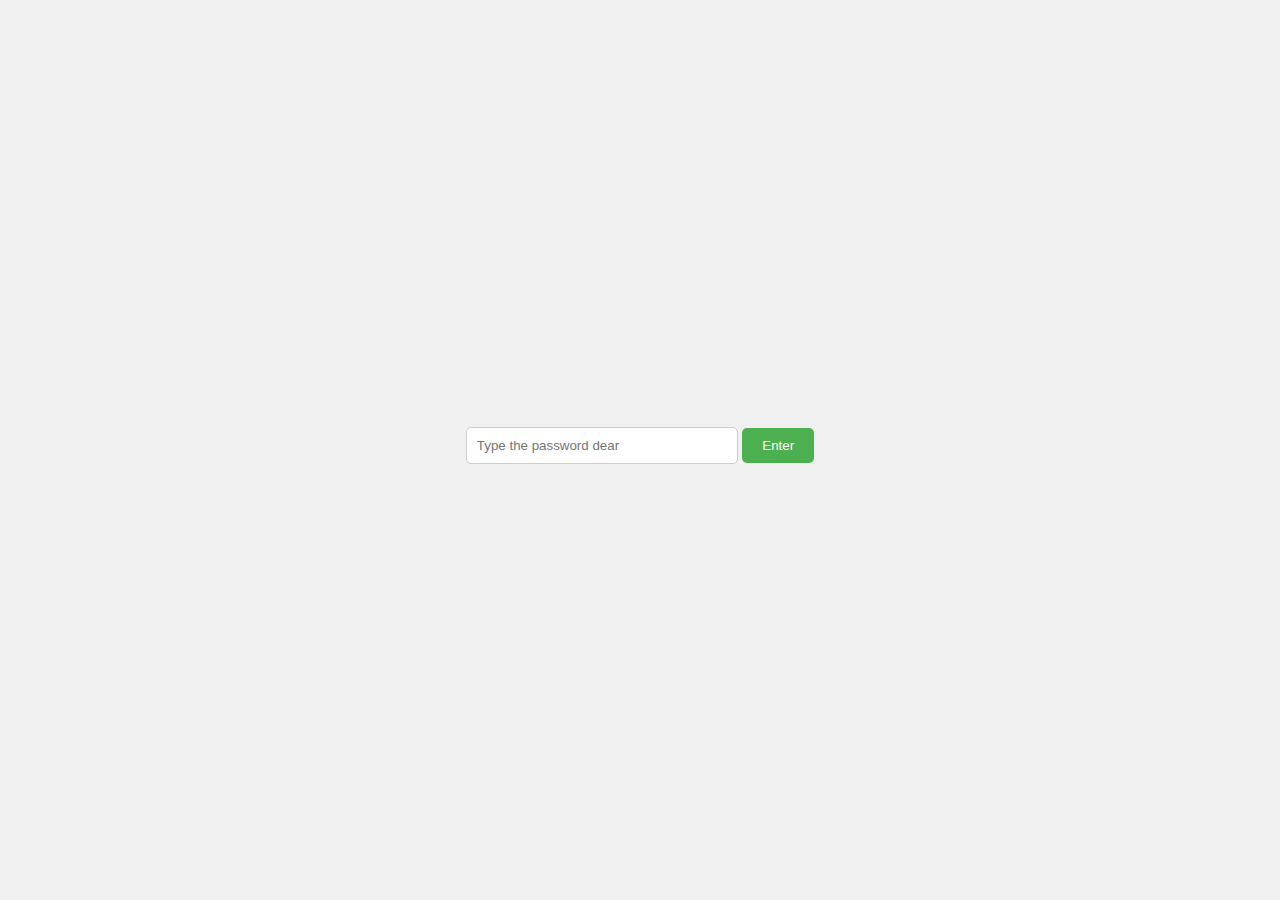
<file: index.html>
<!DOCTYPE html>
<html lang="en">
<head>
<meta charset="UTF-8">
<meta name="viewport" content="width=device-width, initial-scale=1.0">
<title>Password Protected Page</title>
<link rel="stylesheet" type="text/css" href="style.css">
</head>
<body>

<div class="container">
    <form id="passwordForm">
        <input type="password" class="password-input" id="password" placeholder="Type the password dear">
        <button type="submit" class="enter-button">Enter</button>
    </form>
</div>

<script>
document.getElementById('passwordForm').addEventListener('submit', function(event) {
    event.preventDefault();
    var password = document.getElementById('password').value;
    if (password === 'love134') {
        window.location.href = 'birthday.html';
    } else {
        alert('Incorrect password. Please try again.');
    }
});
</script>

</body>
</html>
</file>
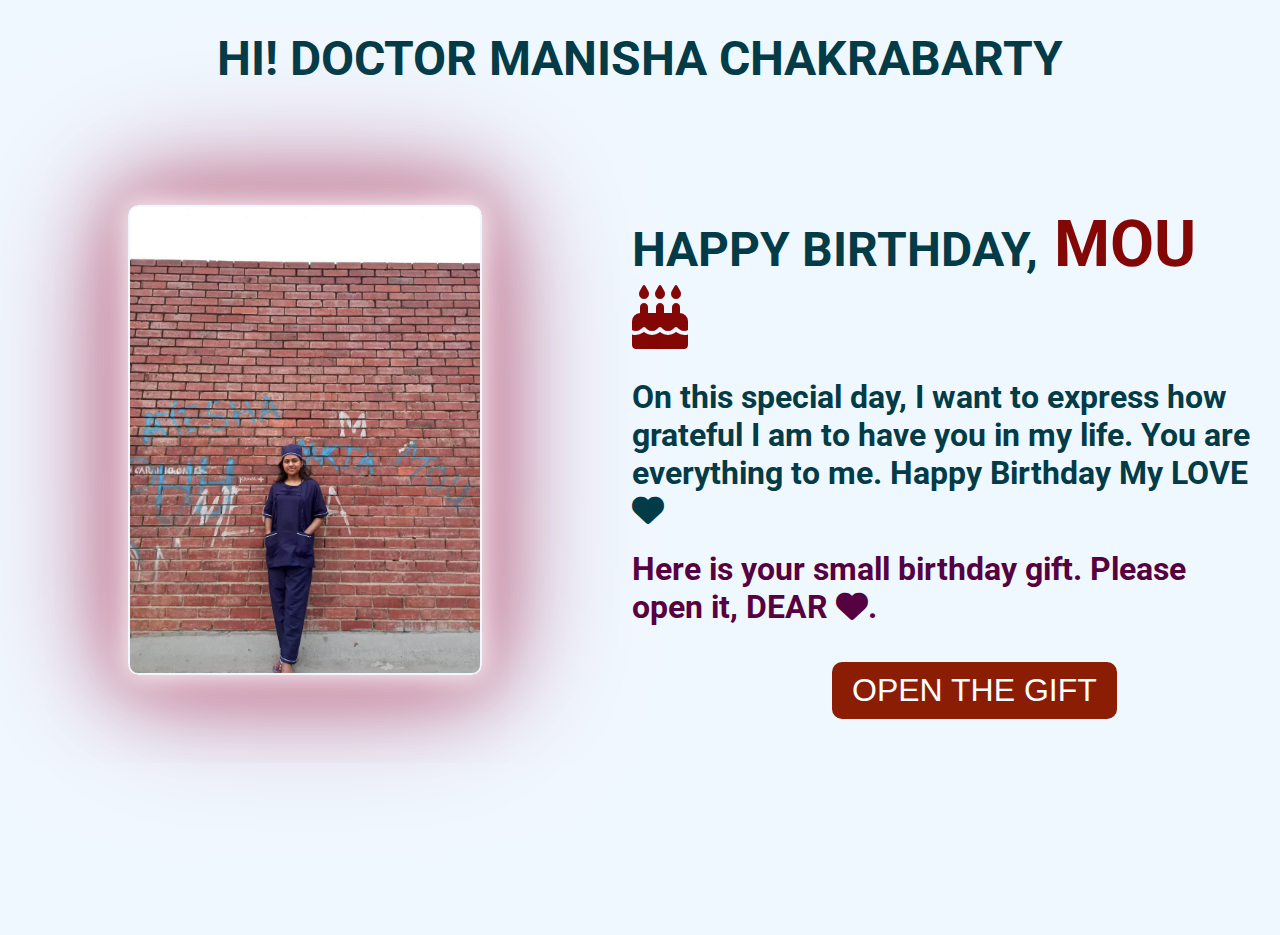
<file: birthday.html>
<!DOCTYPE html>
<html lang="en">
<head>
    <meta charset="UTF-8">
    <meta name="viewport" content="width=device-width, initial-scale=1.0">
    <title>JS 30 Challenge Collection</title>
    <link rel="stylesheet" href="birthday.css">
    <link rel="stylesheet" href="https://cdnjs.cloudflare.com/ajax/libs/font-awesome/6.5.1/css/all.min.css">
</head>
<body>
    <div class="title">
        <span class="lightning-text">HI! DOCTOR MANISHA CHAKRABARTY</span>
    </div>
    <div class="container">
        <div class="left-container">
          <!-- Replace BotImage with the correct image URL -->
          <img src="hellodoctor.jpg" alt="Bot" class="bot-image" />
        </div>
        <div class="right-container">
          <h1>
            <span class="hello-text">HAPPY BIRTHDAY,</span><span class="ai-text"> MOU
              <i class="fas fa-birthday-cake"></i></span>

          </h1>
          <h2><span class="about-text">
            On this special day, I want to express how grateful I am to have you in my life. You are everything to me. Happy Birthday My LOVE <i class="fas fa-heart"></i>
          </span></h2>
          <p><span class="upohar">Here is your small birthday gift. Please open it, DEAR <i class="fas fa-heart"></i>.</span></p>
          <button class="start-button" onclick="openGiftPage()">OPEN THE GIFT</button>
        </div>
    </div>
    <script>
      function openGiftPage() {
        // Redirect to gift.html
        window.location.href = 'gift.html';
      }
    </script>
</body>
</html>
</file>
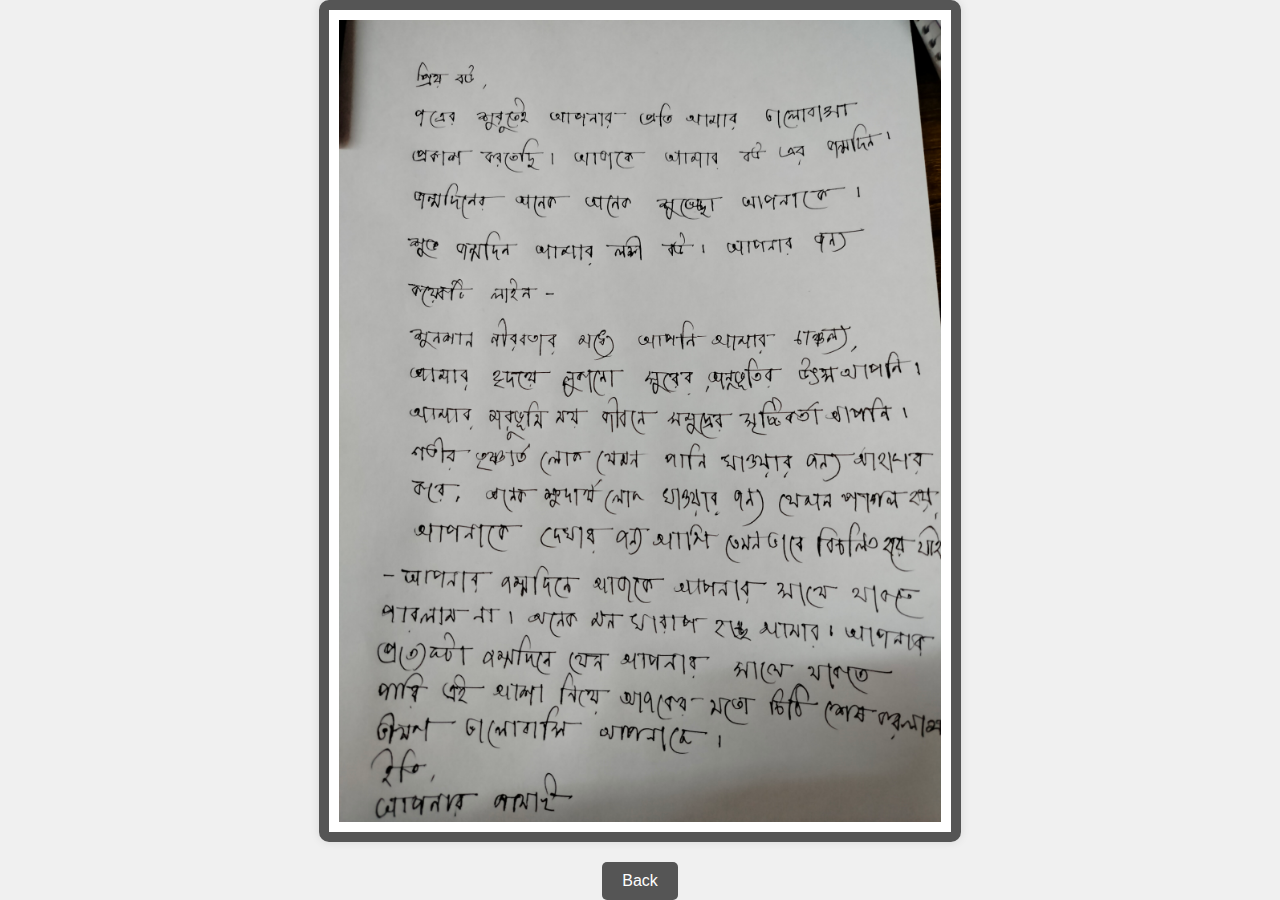
<file: cithi.html>
<!DOCTYPE html>
<html lang="en">

<head>
    <meta charset="UTF-8">
    <meta name="viewport" content="width=device-width, initial-scale=1.0">
    <title>Picture Frame</title>
    <link rel="stylesheet" href="cithi.css">
</head>

<body>
    <div class="container">
        <div class="picture-frame">
            <img src="hey.jpg" alt="Your Picture">
        </div>
        <button class="back-button" onclick="goToFramePage()">Back</button>
    </div>
    <script>
        function goToFramePage() {
            window.location.href = 'gift.html'; // Navigate to frame.html
        }
    </script>
</body>

</html>
</file>
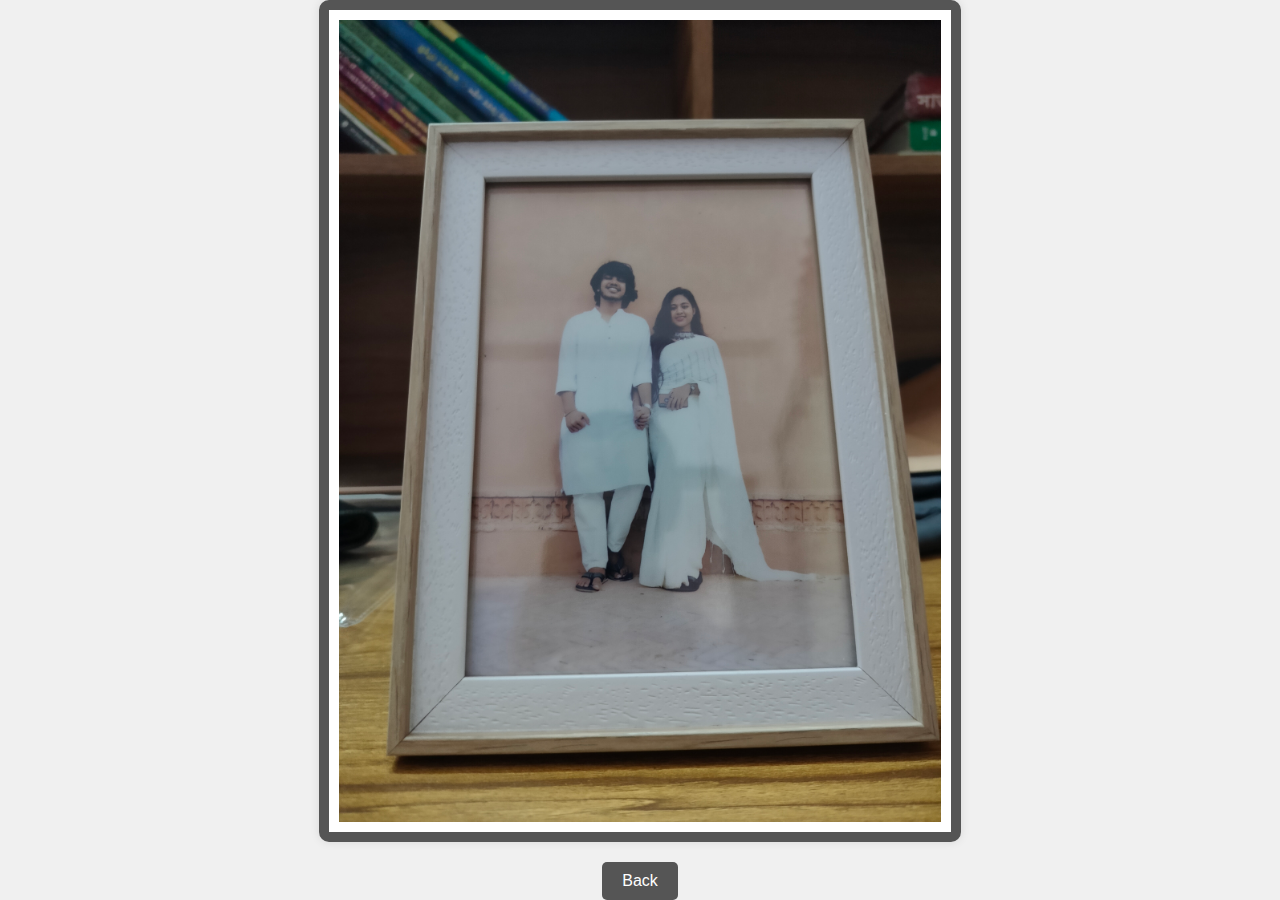
<file: frame.html>
<!DOCTYPE html>
<html lang="en">

<head>
    <meta charset="UTF-8">
    <meta name="viewport" content="width=device-width, initial-scale=1.0">
    <title>Picture Frame</title>
    <link rel="stylesheet" href="frame.css">
</head>

<body>
    <div class="container">
        <div class="picture-frame">
            <img src="alm.jpg" alt="Your Picture">
        </div>
        <button class="back-button" onclick="goToFramePage()">Back</button>
    </div>
    <script>
        function goToFramePage() {
            window.location.href = 'gift.html'; // Navigate to frame.html
        }
    </script>
</body>

</html>
</file>
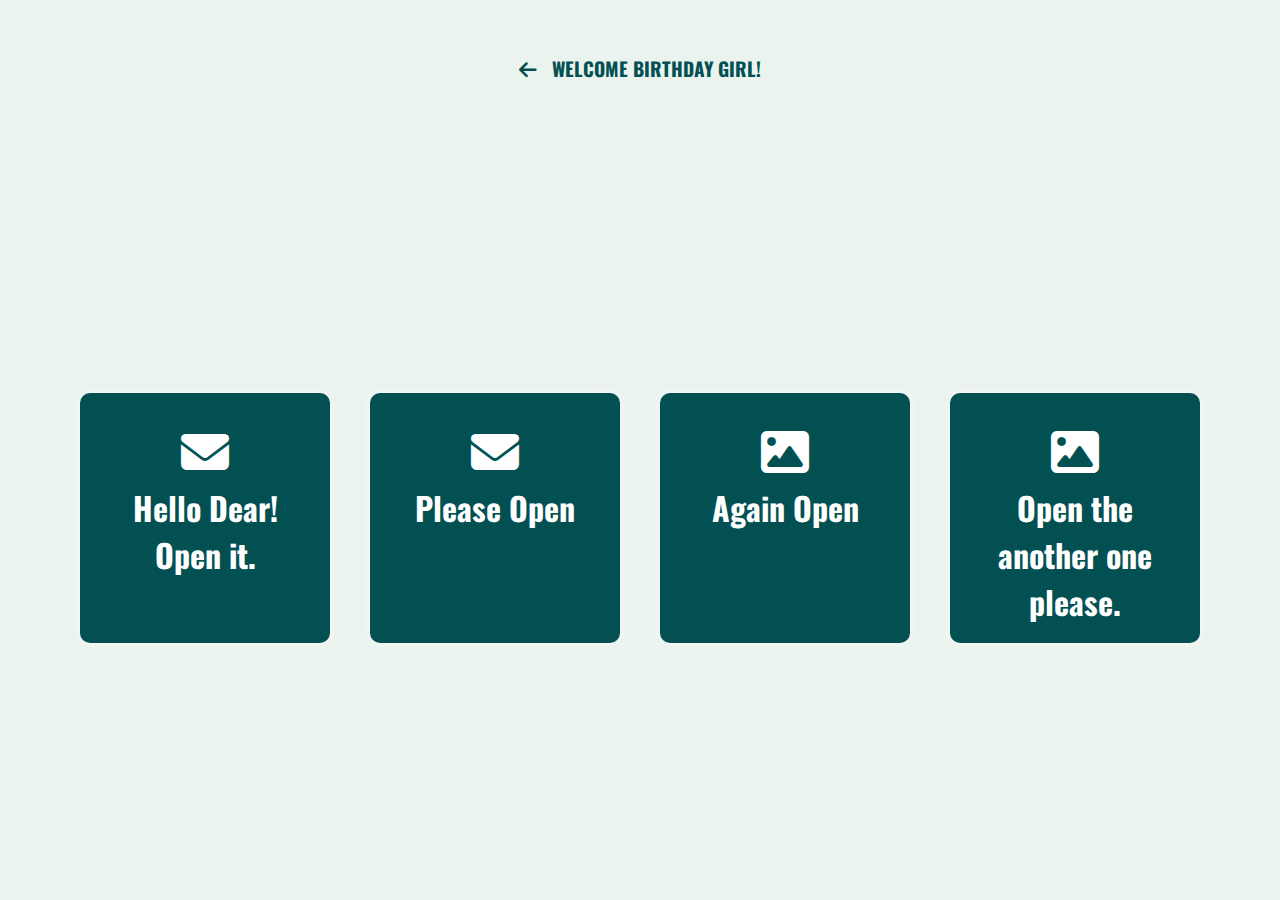
<file: gift.html>
<!DOCTYPE html>
<html lang="en">

<head>
    <meta charset="UTF-8">
    <meta name="viewport" content="width=device-width, initial-scale=1.0">
    <title>JS 30 Challenge Collection</title>
    <link rel="stylesheet" href="gift.css">
    <link rel="stylesheet" href="https://cdnjs.cloudflare.com/ajax/libs/font-awesome/6.5.1/css/all.min.css">
    <style>
        .back-button {
            display: inline-block;
            font-size: 20px;
            margin-right: 10px;
            cursor: pointer;
        }
    </style>
</head>

<body>
    <div class="protfolio-container">
        <ul class="navlist">
            <h1>
                <span class="back-button" onclick="goBack()">
                    <i class="fas fa-arrow-left"></i>
                </span>
                WELCOME BIRTHDAY GIRL!
            </h1>
        </ul>
        <div class="projects-container">
            <a href="./cithi.html" class="project-box-link">
                <div class="project-box">
                    <div class="icon">
                        <i class="fas fa-envelope"></i>
                    </div>
                    <h1>Hello Dear! Open it.</h1>
                </div>
            </a>
            <a href="./pls.html" class="project-box-link">
                <div class="project-box">
                    <div class="icon">
                        <i class="fas fa-envelope"></i>
                    </div>
                    <h1>Please Open</h1>
                </div>
            </a>
            <a href="./again.html" class="project-box-link">
                <div class="project-box">
                    <div class="icon">
                        <i class="fas fa-image"></i>
                    </div>
                    <h1>Again Open</h1>
                </div>
            </a>
            <a href="./frame.html" class="project-box-link">
                <div class="project-box">
                    <div class="icon">
                        <i class="fas fa-image"></i>
                    </div>
                    <h1>Open the another one please.</h1>
                </div>
            </a>
        </div>
    </div>

    <script>
        function goBack() {
            window.location.href = 'birthday.html'; // Navigate to birthday.html
        }
    </script>
</body>

</html>
</file>
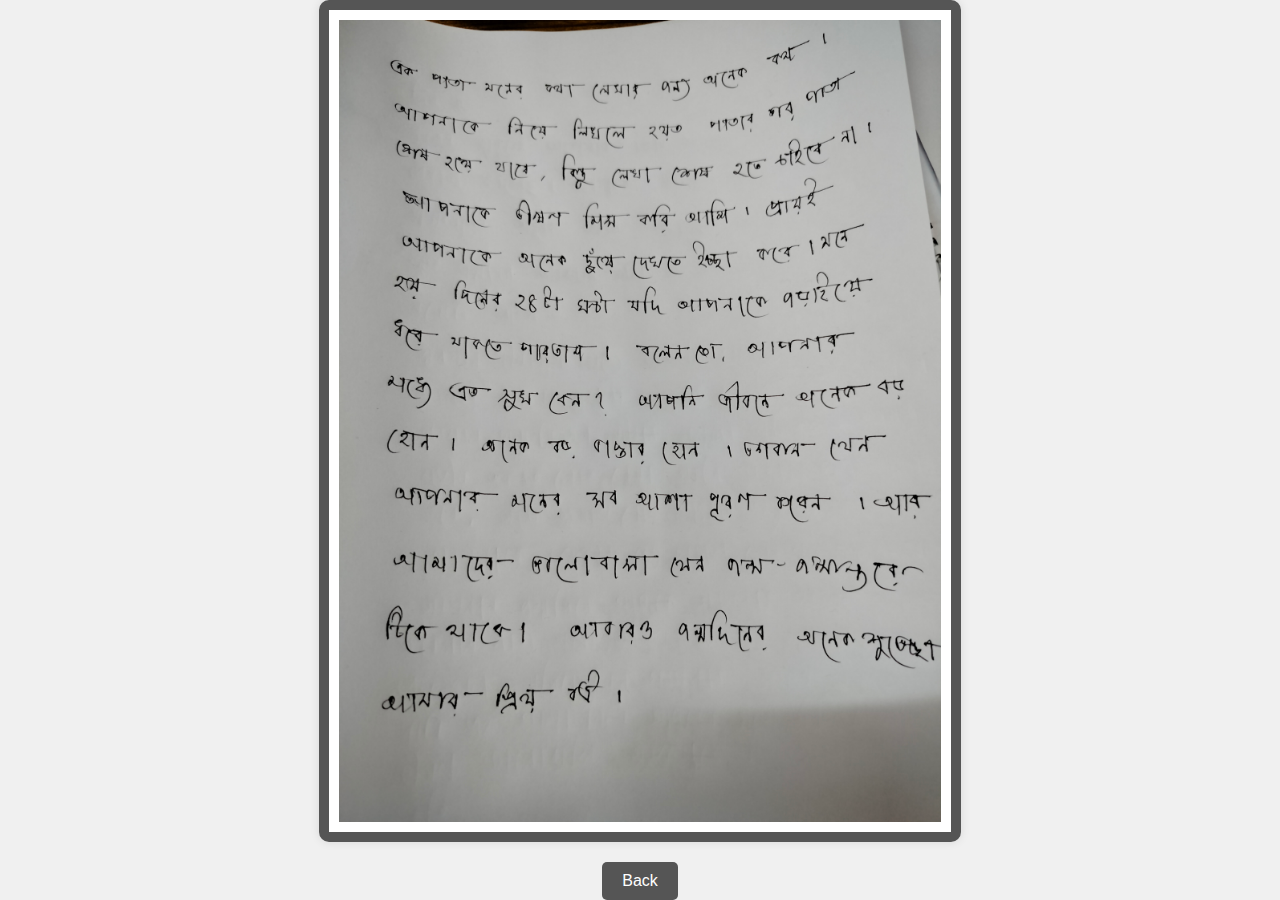
<file: pls.html>
<!DOCTYPE html>
<html lang="en">

<head>
    <meta charset="UTF-8">
    <meta name="viewport" content="width=device-width, initial-scale=1.0">
    <title>Picture Frame</title>
    <link rel="stylesheet" href="pls.css">
</head>
<body>
    <div class="container">
        <div class="picture-frame">
            <img src="agn.jpg" alt="Your Picture">
        </div>
        <button class="back-button" onclick="goToFramePage()">Back</button>
    </div>
    <script>
        function goToFramePage() {
            window.location.href = 'gift.html'; // Navigate to frame.html
        }
    </script>
</body>

</html>
</file>
<file: style.css>
body {
    font-family: Arial, sans-serif;
    margin: 0;
    padding: 0;
    display: flex;
    justify-content: center;
    align-items: center;
    height: 100vh;
    background-color: #f0f0f0;
}

.container {
    text-align: center;
}

.password-input {
    padding: 10px;
    margin-bottom: 10px;
    width: 250px;
    border-radius: 5px;
    border: 1px solid #ccc;
}

.enter-button {
    padding: 10px 20px;
    background-color: #4CAF50;
    color: white;
    border: none;
    border-radius: 5px;
    cursor: pointer;
}

.enter-button:hover {
    background-color: #45a049;
}
</file>
<file: birthday.css>
@import url('https://fonts.googleapis.com/css2?family=Roboto:wght@400;700&display=swap');

body {
  text-align: center;
  background-color: aliceblue;
  /* Add font-family declaration */
  font-family: 'Roboto', sans-serif;
}

.title {
  position: relative; /* Set position relative for absolute positioning of pseudo-elements */
  font-size: 3rem;
  color: #033b47;
  margin-bottom: 20px;
  text-align: center;
  text-transform: uppercase;
  font-weight: bold;
  margin-top: 30px;
}

@keyframes lightning {
  0% {
    opacity: 0;
  }
  50% {
    opacity: 1;
  }
  100% {
    opacity: 0;
  }
}


.container {
  margin-top: -80px; 
  display: flex;
  align-items: center;
  justify-content: center;
  min-height: 100vh; /* Adjust the height of the main container */
}

.left-container {
  padding: 20px;
  text-align: right; /* Align content to the right within the left container */
}

.right-container {
  margin-left: 100px;
  margin-bottom: 50px;
  padding: 20px;
  text-align: left; /* Align content to the left within the right container */
}
.hello-text {
  color: #033b47;
  font-size: 3rem; /* Set the color of "HELLO" */
}
.ai-text {
  color: #830705;
  font-size: 4rem; /* Set the color of "I AM your Doctor AI assistant." to blue */
}
.about-text {
  color: #033b47;
  font-size: 2rem; /* Set the color of the text to red */
}
.upohar{
  color: #570240;
  font-size: 2rem;
  font-weight: bold;
}
.start-button {
  margin-top: 20px;
  padding: 10px 20px;
  margin-left: 200px;
  font-size: 2rem;
  background-color: #8b1d04; /* Blue color for the button */
  color: white;
  border: none;
  border-radius: 10px;
  cursor: pointer;
}

.start-button:hover {
  background-color: #034d51; /* Darker blue color on hover */
}

.bot-image {
  width: 350px; /* Adjust the width of the bot image as needed */
  height: auto;
  margin-right: 10px; 
  margin-left: 100px;
  margin-top: -70px;
  border: 2px solid transparent; /* Add a transparent border to reserve space for the lightning effect */
  border-radius: 10px; /* Adjust the border radius as needed */
  box-shadow: 
    0 0 20px rgba(255, 255, 255, 0.5), /* White glow effect */
    0 0 30px rgba(255, 255, 255, 0.5), /* White glow effect */
    0 0 40px rgba(255, 255, 255, 0.5), /* White glow effect */
    0 0 70px #c27895, /* Blue lightning effect */
    0 0 100px #c27895, /* Blue lightning effect */
    0 0 150px #c27895; /* Blue lightning effect */
  animation: lightning 1.5s infinite linear; /* Animation for lightning effect */
  transform-style: preserve-3d; /* Apply 3D transformations */
  perspective: 1000px; 
}

@keyframes lightning {
  0% {
    transform: rotateY(0deg) rotateX(0deg) translateZ(0);
  }
  100% {
    transform: rotateY(20deg) rotateX(20deg) translateZ(40px);
  }
  100% {
    transform: rotateY(-20deg) rotateX(-20deg) translateZ(2px);
  }
  
  0% {
    box-shadow: 
      0 0 20px rgba(255, 255, 255, 0.5),
      0 0 30px rgba(255, 255, 255, 0.5),
      0 0 40px rgba(255, 255, 255, 0.5),
      0 0 70px #c27895,
      0 0 100px #c27895,
      0 0 150px #c27895;
  }
  50% {
    box-shadow: 
      0 0 20px rgba(255, 255, 255, 0.5),
      0 0 30px rgba(255, 255, 255, 0.5),
      0 0 40px rgba(255, 255, 255, 0.5),
      0 0 70px #c27895,
      0 0 100px #c27895,
      0 0 150px #c27895;
  }
  100% {
    box-shadow: 
      0 0 20px rgba(255, 255, 255, 0.5),
      0 0 30px rgba(255, 255, 255, 0.5),
      0 0 40px rgba(255, 255, 255, 0.5),
      0 0 70px #c27895,
      0 0 100px #c27895,
      0 0 150px #c27895;
  }
}

@media only screen and (max-width: 600px) {
  .container {
    flex-direction: column; /* Change to column layout for smaller screens */
  }


  .bot-image {
    width: 50%;
    margin-top: 90px;
    margin-right:65px;
    margin-left: -30px; /* Adjust the width of the bot image to take full width */
  }
  
  .right-container {
    margin-left: -10px; /* Remove the left margin */
    text-align: center; /* Center the content in the right container */
    margin-top: -35px;
    font-size: .9em; 
  }
  .start-button {
    margin-top: 5px; /* Adjust the top margin of the button */
    margin-left: auto; /* Center the button horizontally */
    margin-right: auto;
    padding: 8px 15px;
    font-size: 1.2rem;
  }
  .title{
    font-size: 1.5rem;
  }
  .hello-text{
    font-size: 1.3rem;
  }
  .ai-text{
    font-size: 1.5rem;
  }
  .about-text{
    font-size: 1rem;
  }
  .upohar{
    font-size: 1rem;
  }
}
</file>
<file: cithi.css>
body {
    margin: 0;
    padding: 0;
    font-family: Arial, sans-serif;
    background-color: #f0f0f0; /* Smooth color background */
}

.container {
    display: flex;
    flex-direction: column;
    align-items: center;
    justify-content: center;
    height: 100vh;
}

.picture-frame {
    border: 10px solid #555; /* Nice frame */
    border-radius: 10px;
    padding: 10px;
    background-color: #fff; /* White background inside the frame */
    box-shadow: 0 0 10px rgba(0, 0, 0, 0.1); /* Subtle shadow */
    max-width: 90%; /* Adjust max-width as needed */
    max-height: 90vh; /* Adjust max-height as needed */
    overflow: hidden; /* Hide overflowing content */
}

.picture-frame img {
    max-width: 100%;
    max-height: 100%;
    display: block;
    margin: 0 auto; /* Center the image horizontally */
}

.back-button {
    margin-top: 20px;
    padding: 10px 20px;
    font-size: 16px;
    background-color: #555;
    color: #fff;
    border: none;
    border-radius: 5px;
    cursor: pointer;
    transition: background-color 0.3s;
}

.back-button:hover {
    background-color: #333;
}

/* Media queries for responsiveness */
@media screen and (max-width: 768px) {
    .picture-frame {
        border-width: 5px; /* Reduce border width for smaller screens */
        border-radius: 5px;
        padding: 5px;
    }
}

@media screen and (max-width: 576px) {
    .picture-frame {
        max-width: 80%; /* Adjust max-width for smaller screens */
    }
}
</file>
<file: frame.css>
body {
    margin: 0;
    padding: 0;
    font-family: Arial, sans-serif;
    background-color: #f0f0f0; /* Smooth color background */
}

.container {
    display: flex;
    flex-direction: column;
    align-items: center;
    justify-content: center;
    height: 100vh;
}

.picture-frame {
    border: 10px solid #555; /* Nice frame */
    border-radius: 10px;
    padding: 10px;
    background-color: #fff; /* White background inside the frame */
    box-shadow: 0 0 10px rgba(0, 0, 0, 0.1); /* Subtle shadow */
    max-width: 90%; /* Adjust max-width as needed */
    max-height: 90vh; /* Adjust max-height as needed */
    overflow: hidden; /* Hide overflowing content */
}

.picture-frame img {
    max-width: 100%;
    max-height: 100%;
    display: block;
    margin: 0 auto; /* Center the image horizontally */
}

.back-button {
    margin-top: 20px;
    padding: 10px 20px;
    font-size: 16px;
    background-color: #555;
    color: #fff;
    border: none;
    border-radius: 5px;
    cursor: pointer;
    transition: background-color 0.3s;
}

.back-button:hover {
    background-color: #333;
}

/* Media queries for responsiveness */
@media screen and (max-width: 768px) {
    .picture-frame {
        border-width: 5px; /* Reduce border width for smaller screens */
        border-radius: 5px;
        padding: 5px;
    }
}

@media screen and (max-width: 576px) {
    .picture-frame {
        max-width: 80%; /* Adjust max-width for smaller screens */
    }
}
</file>
<file: gift.css>
@import url('https://fonts.googleapis.com/css2?family=Oswald:wght@200..700&display=swap');

* {
    margin: 0;
    padding: 0;
    box-sizing: border-box;
    font-family: 'Oswald', sans-serif;
}

.protfolio-container {
    min-height: 100vh;
    width: 100%;
    display: flex;
}

.navlist {
    display: flex;
    gap: 3.5rem;
    height: 15vh;
    width: 100%;
    justify-content: center;
    align-items: center;
    position: fixed;
    background-color: #ebf3ef;
}

.navlist li {
    list-style: none;
}

.navlist h1 {
    text-decoration: none;
    text-transform: uppercase;
    font-size: 1.8rem;
    color: #035053;
    position: relative;
}

.navlist h1 {
    font-size: 1.2rem; /* Adjusted font size for smaller screens */
}

.navlist li a::after,
.navlist .active::after {
    content: "";
    position: absolute;
    background: #fff;
    width: 100%;
    height: .1rem;
    left: 0;
    bottom: -5px;
    transform: scaleX(0);
    transform-origin: bottom right;
    transition: transform 0.5s;
}

.navlist li a:hover::after,
.navlist .active::after {
    transform: scaleX(1);
    transform-origin: bottom left;
}

.projects-container {
    min-height: calc(100vh - 15vh);
    width: 100%;
    display: flex;
    align-items: center;
    justify-content: center;
    flex-wrap: wrap;
    background: linear-gradient(#ebf3ef 25%, #ebf3ef 75%);
    color: #fff;
    overflow-y: auto;
    margin-top: 15vh;
}

.project-box {
    width: 250px;
    height: 250px;
    background-color: #035053;
    margin: 20px;
    padding: 20px;
    border-radius: 10px;
    box-shadow: 0 0 10px rgba(255, 255, 255, 0.7);
}

.project-box h3 {
    font-size: 1.5rem;
    margin-bottom: 0.5rem;
    color: #030a19;
}

.project-box p {
    font-size: 2rem;
    line-height: 1.4;
    margin-bottom: 1rem;
}

.project-box-link {
    text-decoration: none;
    color: #fff;
    cursor: pointer;
    outline: none;
}

.project-language {
    font-size: 0.8rem;
    color: #fff;
    background-color: #3498db;
    padding: 5px 10px;
    border-radius: 5px;
    display: inline-block;
}

.icon {
    font-size: 3rem;
}

.project-box-link {
    display: flex;
    flex-direction: column;
    align-items: center;
    text-align: center;
    text-decoration: none;
    color: inherit;
}

.folder {
    width: 40px;
    height: 30px;
    background-color: #3498db;
    border-radius: 4px;
}

.documents {
    width: 60px;
    height: 10px;
    background-color: #fff;
    border: 1px solid #ccc;
    border-radius: 4px;
}

/* Media query for smaller screens */
@media (max-width: 768px) {
    .navlist h1 {
        font-size: 1.2rem; /* Adjusted font size for smaller screens */
    }
}
</file>
<file: pls.css>
body {
    margin: 0;
    padding: 0;
    font-family: Arial, sans-serif;
    background-color: #f0f0f0; /* Smooth color background */
}

.container {
    display: flex;
    flex-direction: column;
    align-items: center;
    justify-content: center;
    height: 100vh;
}

.picture-frame {
    border: 10px solid #555; /* Nice frame */
    border-radius: 10px;
    padding: 10px;
    background-color: #fff; /* White background inside the frame */
    box-shadow: 0 0 10px rgba(0, 0, 0, 0.1); /* Subtle shadow */
    max-width: 90%; /* Adjust max-width as needed */
    max-height: 90vh; /* Adjust max-height as needed */
    overflow: hidden; /* Hide overflowing content */
}

.picture-frame img {
    max-width: 100%;
    max-height: 100%;
    display: block;
    margin: 0 auto; /* Center the image horizontally */
}

.back-button {
    margin-top: 20px;
    padding: 10px 20px;
    font-size: 16px;
    background-color: #555;
    color: #fff;
    border: none;
    border-radius: 5px;
    cursor: pointer;
    transition: background-color 0.3s;
}

.back-button:hover {
    background-color: #333;
}

/* Media queries for responsiveness */
@media screen and (max-width: 768px) {
    .picture-frame {
        border-width: 5px; /* Reduce border width for smaller screens */
        border-radius: 5px;
        padding: 5px;
    }
}

@media screen and (max-width: 576px) {
    .picture-frame {
        max-width: 80%; /* Adjust max-width for smaller screens */
    }
}
</file>
